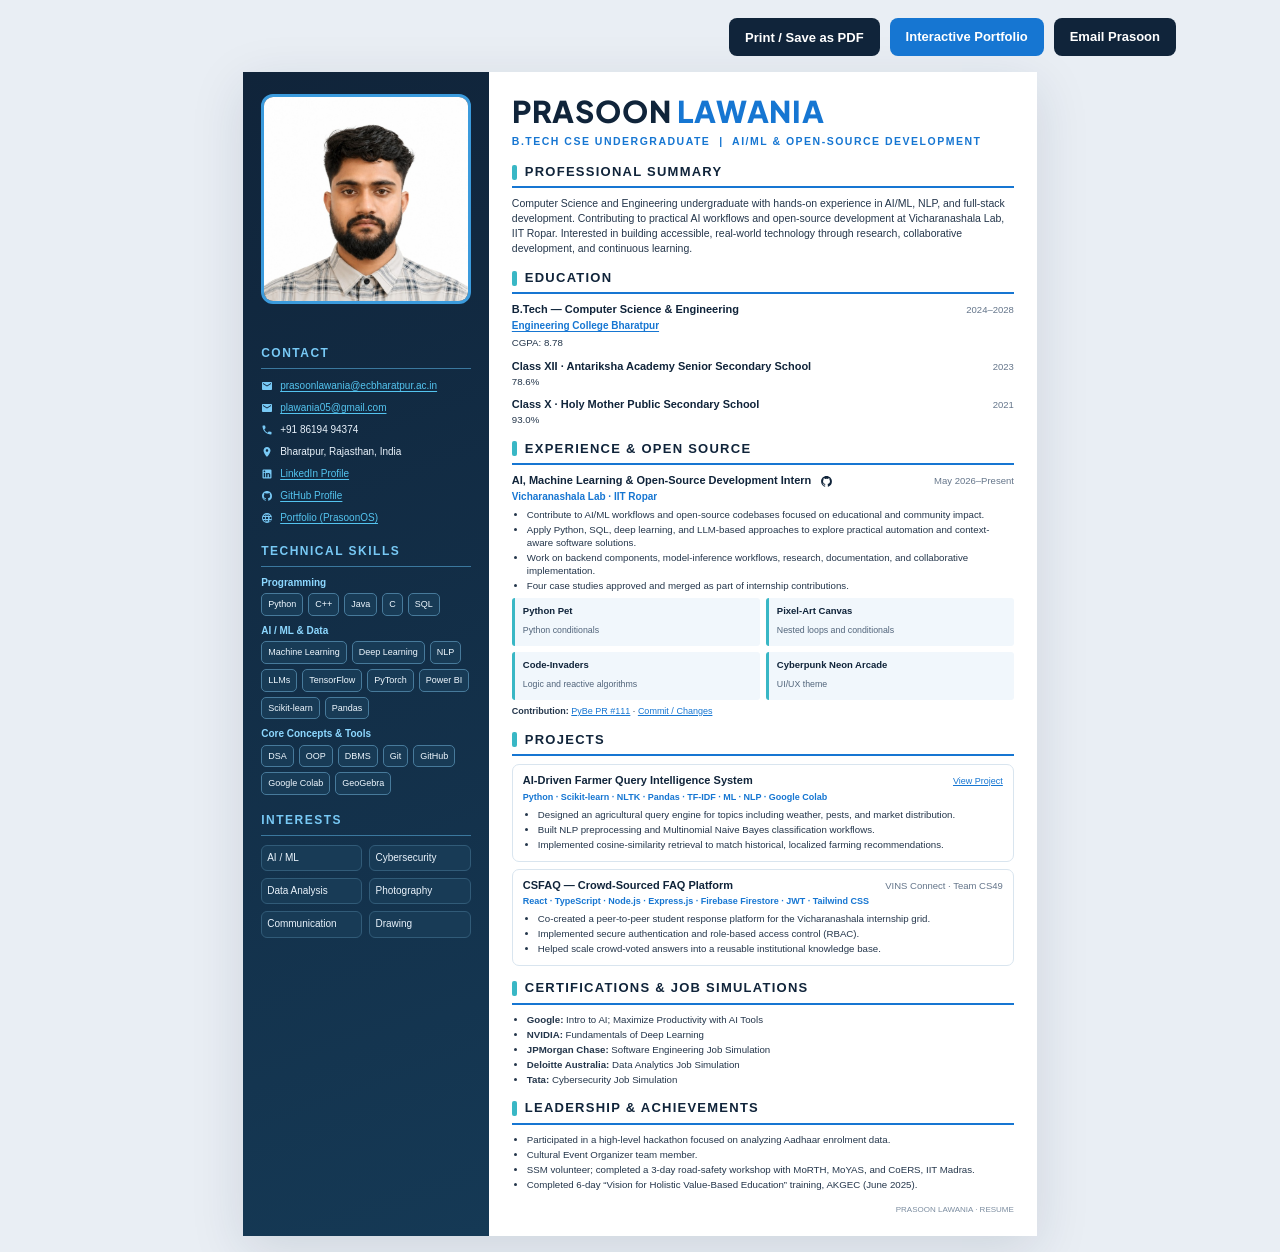
<file: resume.html.html>
<!DOCTYPE html>
<html lang="en">
<head>
<meta charset="UTF-8">
<meta name="viewport" content="width=device-width, initial-scale=1.0">
<title>Prasoon Lawania | Resume</title>
<link rel="preconnect" href="https://fonts.googleapis.com">
<link rel="preconnect" href="https://fonts.gstatic.com" crossorigin>
<link href="https://fonts.googleapis.com/css2?family=Plus+Jakarta+Sans:wght@700;800;900&display=swap" rel="stylesheet">
<style>
:root{--navy:#10243a;--blue:#1676d2;--cyan:#39b7c5;--ink:#24364b;--muted:#64758a;--pale:#edf4fa;--line:#d9e5ef;--white:#fff}
*{box-sizing:border-box}
body{margin:0;background:#e9eef4;color:var(--ink);font-family:Inter,"Segoe UI",Arial,sans-serif;line-height:1.42}
.toolbar{max-width:1100px;margin:18px auto 0;display:flex;justify-content:flex-end;gap:10px;padding:0 14px}
.toolbar a,.toolbar button{border:0;border-radius:8px;padding:10px 16px;background:var(--navy);color:white;text-decoration:none;font-weight:700;cursor:pointer;font-size:13px}
.sheet{width:210mm;min-height:297mm;margin:16px auto;background:white;box-shadow:0 14px 50px #172b4420;display:grid;grid-template-columns:65mm 1fr;overflow:hidden}
aside{background:linear-gradient(160deg,#10243a,#153955);color:#eaf3fc;padding:22px 18px}
main{padding:24px 23px 20px}
.portrait{width:100%;aspect-ratio:1/1;object-fit:cover;border:3px solid #3b9bdd;border-radius:12px;margin-bottom:17px}
.name{font-family:'Plus Jakarta Sans',Inter,'Segoe UI',sans-serif;font-size:30px;line-height:1.05;letter-spacing:0.8px;color:var(--navy);font-weight:900;margin:0;text-transform:uppercase}
.contact-item{display:inline-flex;align-items:center;gap:4px;vertical-align:middle}
.icon{display:inline-block;vertical-align:middle;flex-shrink:0}
.icon-loc{color:var(--blue);fill:var(--blue)}
.icon-li{color:var(--blue);fill:var(--blue)}
.icon-gh{color:var(--navy);fill:var(--navy)}
.entry-gh-link{display:inline-flex;align-items:center;margin-left:6px;color:var(--navy);text-decoration:none;vertical-align:middle;transition:transform .15s ease,color .15s ease;cursor:pointer}
.entry-gh-link:hover{color:var(--blue);transform:scale(1.2)}
.contact-row{display:flex;align-items:center;gap:7px;margin-bottom:6px}
.contact-row a{color:#54c4ef;text-decoration:underline;text-underline-offset:2px;overflow-wrap:anywhere}
.side-icon{display:inline-block;flex-shrink:0;color:#78c9f5;fill:#78c9f5}
.name span{color:var(--blue)}
.tagline{font-size:10.5px;text-transform:uppercase;letter-spacing:1.5px;color:var(--blue);font-weight:700;margin:6px 0 14px}
.contact-top{font-size:10px;color:#52657b;margin-bottom:17px}
a{color:inherit}
.contact-top a,.contact a{color:#54c4ef;text-decoration:underline;text-underline-offset:2px;overflow-wrap:anywhere}
.side-title{font-size:12px;letter-spacing:1.5px;text-transform:uppercase;color:#78c9f5;font-weight:800;border-bottom:1px solid #3b789e;padding-bottom:6px;margin:17px 0 9px}
.side-label{font-size:10px;color:#8dd8ff;font-weight:800;margin:8px 0 3px}
.side-text{font-size:10px;line-height:1.5;margin:0;color:#e3edf7}
.chips{display:flex;flex-wrap:wrap;gap:5px}
.chip{font-size:9px;border:1px solid #477a9b;background:#183b56;border-radius:5px;padding:4px 6px;color:#eff8ff}
.contact{font-size:10px;line-height:1.6;overflow-wrap:anywhere}
.interests{display:grid;grid-template-columns:1fr 1fr;gap:7px;font-size:10px}
.interests span{background:#183b56;border:1px solid #315b78;border-radius:6px;padding:5px}
.section{margin:0 0 13px}
.section-title{font-size:13px;text-transform:uppercase;letter-spacing:1.25px;color:var(--navy);font-weight:850;display:flex;align-items:center;gap:8px;border-bottom:2px solid var(--blue);padding-bottom:5px;margin:0 0 8px}
.section-title:before{content:"";width:5px;height:15px;background:var(--cyan);border-radius:2px}
.summary{font-size:10.5px;margin:0}
.entry{margin:0 0 9px}
.entry-head{display:flex;justify-content:space-between;gap:10px;align-items:baseline}
.entry-title{font-size:11px;font-weight:800;color:var(--navy)}
.date{font-size:9.5px;color:var(--muted);white-space:nowrap}
.sub{font-size:10px;color:var(--blue);font-weight:700;margin:1px 0 3px}
ul{margin:4px 0 0;padding-left:15px}
li{font-size:9.7px;margin:2px 0;line-height:1.35}
.case-grid{display:grid;grid-template-columns:1fr 1fr;gap:6px;margin-top:5px}
.case{background:#f1f7fc;border-left:3px solid var(--cyan);padding:6px 8px;border-radius:3px}
.case b{display:block;font-size:9.5px;color:var(--navy)}
.case small{font-size:8.8px;color:#52657b}
.project{padding:8px 10px;border:1px solid var(--line);border-radius:7px;margin-bottom:7px;break-inside:avoid}
.stack{font-size:9px;color:var(--blue);font-weight:700;margin:2px 0}
.two{display:grid;grid-template-columns:1fr 1fr;gap:12px}
.footer{font-size:8px;color:#7c8da0;text-align:right;margin-top:8px}
@media(max-width:850px){.sheet{width:100%;grid-template-columns:1fr;margin:0;min-height:0}aside{padding:20px}.portrait{max-width:190px;display:block}main{padding:22px}.toolbar{margin:10px}}
@media print{@page{size:A4 portrait;margin:0}html,body{margin:0!important;padding:0!important;background:white;width:210mm;height:297mm;overflow:hidden}.toolbar{display:none!important}.sheet{margin:0!important;width:210mm!important;height:297mm!important;max-height:297mm!important;box-shadow:none!important;page-break-after:avoid!important;break-after:avoid!important;overflow:hidden}a{text-decoration:none}}
</style>
</head>
<body>
<div class="toolbar"><button onclick="window.print()">Print / Save as PDF</button><a href="https://prasoonlawania.github.io/Resume/" target="_blank" style="background:#1676d2">Interactive Portfolio</a><a href="mailto:prasoonlawania@ecbharatpur.ac.in,plawania05@gmail.com">Email Prasoon</a></div>
<div class="sheet">
<aside>
<img class="portrait" src="[data-uri]" alt="Prasoon Lawania portrait">
<div class="side-title">Contact</div>
<div class="contact">
<div class="contact-row"><svg class="side-icon" viewBox="0 0 24 24" width="12" height="12" fill="currentColor"><path d="M20 4H4c-1.1 0-1.99.9-1.99 2L2 18c0 1.1.9 2 2 2h16c1.1 0 2-.9 2-2V6c0-1.1-.9-2-2-2zm0 4l-8 5-8-5V6l8 5 8-5v2z"/></svg><a href="mailto:prasoonlawania@ecbharatpur.ac.in">prasoonlawania@ecbharatpur.ac.in</a></div>
<div class="contact-row"><svg class="side-icon" viewBox="0 0 24 24" width="12" height="12" fill="currentColor"><path d="M20 4H4c-1.1 0-1.99.9-1.99 2L2 18c0 1.1.9 2 2 2h16c1.1 0 2-.9 2-2V6c0-1.1-.9-2-2-2zm0 4l-8 5-8-5V6l8 5 8-5v2z"/></svg><a href="mailto:plawania05@gmail.com">plawania05@gmail.com</a></div>
<div class="contact-row"><svg class="side-icon" viewBox="0 0 24 24" width="12" height="12" fill="currentColor"><path d="M6.62 10.79a15.053 15.053 0 006.59 6.59l2.2-2.2c.27-.27.67-.36 1.02-.24 1.12.37 2.33.57 3.57.57.55 0 1 .45 1 1V20c0 .55-.45 1-1 1-9.39 0-17-7.61-17-17 0-.55.45-1 1-1h3.5c.55 0 1 .45 1 1 0 1.25.2 2.45.57 3.57.11.35.03.74-.25 1.02l-2.2 2.2z"/></svg><span>+91 86194 94374</span></div>
<div class="contact-row"><svg class="side-icon" viewBox="0 0 24 24" width="12" height="12" fill="currentColor"><path d="M12 2C8.13 2 5 5.13 5 9c0 5.25 7 13 7 13s7-7.75 7-13c0-3.87-3.13-7-7-7zm0 9.5c-1.38 0-2.5-1.12-2.5-2.5s1.12-2.5 2.5-2.5 2.5 1.12 2.5 2.5-1.12 2.5-2.5 2.5z"/></svg><span>Bharatpur, Rajasthan, India</span></div>
<div class="contact-row"><svg class="side-icon" viewBox="0 0 24 24" width="12" height="12" fill="currentColor"><path d="M19 3a2 2 0 0 1 2 2v14a2 2 0 0 1-2 2H5a2 2 0 0 1-2-2V5a2 2 0 0 1 2-2h14m-.5 15.5v-5.3a3.26 3.26 0 0 0-3.26-3.26c-.85 0-1.84.52-2.28 1.3v-1.11h-2.79v8.37h2.79v-4.93c0-.77.62-1.4 1.39-1.4a1.4 1.4 0 0 1 1.4 1.4v4.93h2.75M6.88 8.56a1.68 1.68 0 0 0 1.68-1.68c0-.93-.75-1.69-1.68-1.69a1.69 1.69 0 0 0-1.69 1.69c0 .93.76 1.68 1.69 1.68m1.39 9.94v-8.37H5.5v8.37h2.77z"/></svg><a href="https://www.linkedin.com/in/prasoon-lawania/" target="_blank">LinkedIn Profile</a></div>
<div class="contact-row"><svg class="side-icon" viewBox="0 0 24 24" width="12" height="12" fill="currentColor"><path fill-rule="evenodd" clip-rule="evenodd" d="M12 2C6.477 2 2 6.484 2 12.017c0 4.425 2.865 8.18 6.839 9.504.5.092.682-.217.682-.483 0-.237-.008-.868-.013-1.703-2.782.605-3.369-1.343-3.369-1.343-.454-1.158-1.11-1.466-1.11-1.466-.908-.62.069-.608.069-.608 1.003.07 1.53 1.032 1.53 1.032.892 1.53 2.341 1.088 2.91.832.092-.647.35-1.088.636-1.338-2.22-.253-4.555-1.113-4.555-4.951 0-1.093.39-1.988 1.029-2.688-.103-.253-.446-1.272.098-2.65 0 0 .84-.27 2.75 1.026A9.564 9.564 0 0112 6.844c.85.004 1.705.115 2.504.337 1.909-1.296 2.747-1.027 2.747-1.027.546 1.379.202 2.398.1 2.651.64.7 1.028 1.595 1.028 2.688 0 3.848-2.339 4.695-4.566 4.943.359.309.678.92.678 1.855 0 1.338-.012 2.419-.012 2.747 0 .268.18.58.688.482A10.019 10.019 0 0022 12.017C22 6.484 17.522 2 12 2z"/></svg><a href="https://github.com/Prasoonlawania" target="_blank">GitHub Profile</a></div>
<div class="contact-row"><svg class="side-icon" viewBox="0 0 24 24" width="12" height="12" fill="currentColor"><path d="M12 2a10 10 0 1 0 10 10A10 10 0 0 0 12 2zm6.92 6h-3.41a15.82 15.82 0 0 0-1.39-3.7A8.03 8.03 0 0 1 18.92 8zM12 4.07A14 14 0 0 1 13.91 8h-3.82A14 14 0 0 1 12 4.07zM4.26 14a7.82 7.82 0 0 1 0-4h3.62a16.7 16.7 0 0 0-.15 2 16.7 16.7 0 0 0 .15 2zm.82 2h3.41a15.82 15.82 0 0 0 1.39 3.7A8.03 8.03 0 0 1 5.08 16zm3.41-8H5.08a8.03 8.03 0 0 1 4.79-3.7A15.82 15.82 0 0 0 8.49 8zm3.51 11.93A14 14 0 0 1 10.09 16h3.82a14 14 0 0 1-1.91 3.93zM14.07 14h-4.14a14.7 14.7 0 0 1-.16-2c0-.68.06-1.35.16-2h4.14a14.7 14.7 0 0 1 .16 2c0 .68-.06 1.35-.16 2zm1.44 5.7a15.82 15.82 0 0 0 1.39-3.7h3.41a8.03 8.03 0 0 1-4.8 3.7zm1.61-5.7a16.7 16.7 0 0 0 .15-2 16.7 16.7 0 0 0-.15-2h3.62a7.82 7.82 0 0 1 0 4z"/></svg><a href="https://prasoonlawania.github.io/Resume/" target="_blank">Portfolio (PrasoonOS)</a></div>

</div>

<div class="side-title">Technical Skills</div>
<div class="side-label">Programming</div><div class="chips"><span class="chip">Python</span><span class="chip">C++</span><span class="chip">Java</span><span class="chip">C</span><span class="chip">SQL</span></div>
<div class="side-label">AI / ML &amp; Data</div><div class="chips"><span class="chip">Machine Learning</span><span class="chip">Deep Learning</span><span class="chip">NLP</span><span class="chip">LLMs</span><span class="chip">TensorFlow</span><span class="chip">PyTorch</span><span class="chip">Power BI</span><span class="chip">Scikit-learn</span><span class="chip">Pandas</span></div>
<div class="side-label">Core Concepts &amp; Tools</div><div class="chips"><span class="chip">DSA</span><span class="chip">OOP</span><span class="chip">DBMS</span><span class="chip">Git</span><span class="chip">GitHub</span><span class="chip">Google Colab</span><span class="chip">GeoGebra</span></div>

<div class="side-title">Interests</div>
<div class="interests"><span>AI / ML</span><span>Cybersecurity</span><span>Data Analysis</span><span>Photography</span><span>Communication</span><span>Drawing</span></div>
</aside>

<main>
<header>
<h1 class="name">PRASOON <span>LAWANIA</span></h1>
<div class="tagline">B.Tech CSE Undergraduate &nbsp;|&nbsp; AI/ML &amp; Open-Source Development</div>
</header>

<section class="section">
<h2 class="section-title">Professional Summary</h2>
<p class="summary">Computer Science and Engineering undergraduate with hands-on experience in AI/ML, NLP, and full-stack development. Contributing to practical AI workflows and open-source development at Vicharanashala Lab, IIT Ropar. Interested in building accessible, real-world technology through research, collaborative development, and continuous learning.</p>
</section>

<section class="section">
<h2 class="section-title">Education</h2>
<div class="entry"><div class="entry-head"><span class="entry-title">B.Tech — Computer Science &amp; Engineering</span><span class="date">2024–2028</span></div>
<div class="sub"><a href="https://www.ecbharatpur.ac.in/" target="_blank" rel="noopener noreferrer" style="color:var(--blue);text-decoration:underline;text-underline-offset:2px">Engineering College Bharatpur</a></div><div style="font-size:9.7px">CGPA: 8.78</div></div>
<div class="entry"><div class="entry-head"><span class="entry-title">Class XII · Antariksha Academy Senior Secondary School</span><span class="date">2023</span></div><div style="font-size:9.7px">78.6%</div></div>
<div class="entry"><div class="entry-head"><span class="entry-title">Class X · Holy Mother Public Secondary School</span><span class="date">2021</span></div><div style="font-size:9.7px">93.0%</div></div>
</section>

<section class="section">
<h2 class="section-title">Experience &amp; Open Source</h2>
<div class="entry-head"><span class="entry-title">AI, Machine Learning &amp; Open-Source Development Intern <a href="https://github.com/vicharanashala/pybe/pull/111" target="_blank" rel="noopener noreferrer" class="entry-gh-link" title="View GitHub Pull Request #111"><svg class="icon icon-gh" viewBox="0 0 24 24" width="13" height="13" fill="currentColor"><path fill-rule="evenodd" clip-rule="evenodd" d="M12 2C6.477 2 2 6.484 2 12.017c0 4.425 2.865 8.18 6.839 9.504.5.092.682-.217.682-.483 0-.237-.008-.868-.013-1.703-2.782.605-3.369-1.343-3.369-1.343-.454-1.158-1.11-1.466-1.11-1.466-.908-.62.069-.608.069-.608 1.003.07 1.53 1.032 1.53 1.032.892 1.53 2.341 1.088 2.91.832.092-.647.35-1.088.636-1.338-2.22-.253-4.555-1.113-4.555-4.951 0-1.093.39-1.988 1.029-2.688-.103-.253-.446-1.272.098-2.65 0 0 .84-.27 2.75 1.026A9.564 9.564 0 0112 6.844c.85.004 1.705.115 2.504.337 1.909-1.296 2.747-1.027 2.747-1.027.546 1.379.202 2.398.1 2.651.64.7 1.028 1.595 1.028 2.688 0 3.848-2.339 4.695-4.566 4.943.359.309.678.92.678 1.855 0 1.338-.012 2.419-.012 2.747 0 .268.18.58.688.482A10.019 10.019 0 0022 12.017C22 6.484 17.522 2 12 2z"/></svg></a></span><span class="date">May 2026–Present</span></div>
<div class="sub">Vicharanashala Lab · IIT Ropar</div>
<ul>
<li>Contribute to AI/ML workflows and open-source codebases focused on educational and community impact.</li>
<li>Apply Python, SQL, deep learning, and LLM-based approaches to explore practical automation and context-aware software solutions.</li>
<li>Work on backend components, model-inference workflows, research, documentation, and collaborative implementation.</li>
<li>Four case studies approved and merged as part of internship contributions.</li>
</ul>
<div class="case-grid">
<div class="case"><b>Python Pet</b><small>Python conditionals</small></div><div class="case"><b>Pixel-Art Canvas</b><small>Nested loops and conditionals</small></div><div class="case"><b>Code-Invaders</b><small>Logic and reactive algorithms</small></div><div class="case"><b>Cyberpunk Neon Arcade</b><small>UI/UX theme</small></div>
</div>
<div style="font-size:9px;margin-top:5px"><b>Contribution:</b> <a href="https://github.com/vicharanashala/pybe/pull/111" style="color:#1676d2">PyBe PR #111</a> · <a href="https://github.com/vicharanashala/pybe/pull/111/changes/7eb33a5a49e6180c1a6017cddbad41155b2e0296" style="color:#1676d2">Commit / Changes</a></div>
</section>

<section class="section">
<h2 class="section-title">Projects</h2>
<div class="project">
<div class="entry-head"><span class="entry-title">AI-Driven Farmer Query Intelligence System</span><a href="#" style="font-size:9px;color:#1676d2">View Project</a></div>
<div class="stack">Python · Scikit-learn · NLTK · Pandas · TF-IDF · ML · NLP · Google Colab</div>
<ul>
<li>Designed an agricultural query engine for topics including weather, pests, and market distribution.</li>
<li>Built NLP preprocessing and Multinomial Naive Bayes classification workflows.</li>
<li>Implemented cosine-similarity retrieval to match historical, localized farming recommendations.</li>
</ul>
</div>
<div class="project">
<div class="entry-head"><span class="entry-title">CSFAQ — Crowd-Sourced FAQ Platform</span><span class="date">VINS Connect · Team CS49</span></div>
<div class="stack">React · TypeScript · Node.js · Express.js · Firebase Firestore · JWT · Tailwind CSS</div>
<ul>
<li>Co-created a peer-to-peer student response platform for the Vicharanashala internship grid.</li>
<li>Implemented secure authentication and role-based access control (RBAC).</li>
<li>Helped scale crowd-voted answers into a reusable institutional knowledge base.</li>
</ul>
</div>
</section>

<section class="section">
<h2 class="section-title">Certifications &amp; Job Simulations</h2>
<ul>
<li><b>Google:</b> Intro to AI; Maximize Productivity with AI Tools</li>
<li><b>NVIDIA:</b> Fundamentals of Deep Learning</li>
<li><b>JPMorgan Chase:</b> Software Engineering Job Simulation</li>
<li><b>Deloitte Australia:</b> Data Analytics Job Simulation</li>
<li><b>Tata:</b> Cybersecurity Job Simulation</li>
</ul>
</section>

<section class="section">
<h2 class="section-title">Leadership &amp; Achievements</h2>
<ul>
<li>Participated in a high-level hackathon focused on analyzing Aadhaar enrolment data.</li>
<li>Cultural Event Organizer team member.</li>
<li>SSM volunteer; completed a 3-day road-safety workshop with MoRTH, MoYAS, and CoERS, IIT Madras.</li>
<li>Completed 6-day “Vision for Holistic Value-Based Education” training, AKGEC (June 2025).</li>
</ul>
</section>
<div class="footer">PRASOON LAWANIA · RESUME</div>
</main>
</div>
</body>
</html>
</file>
